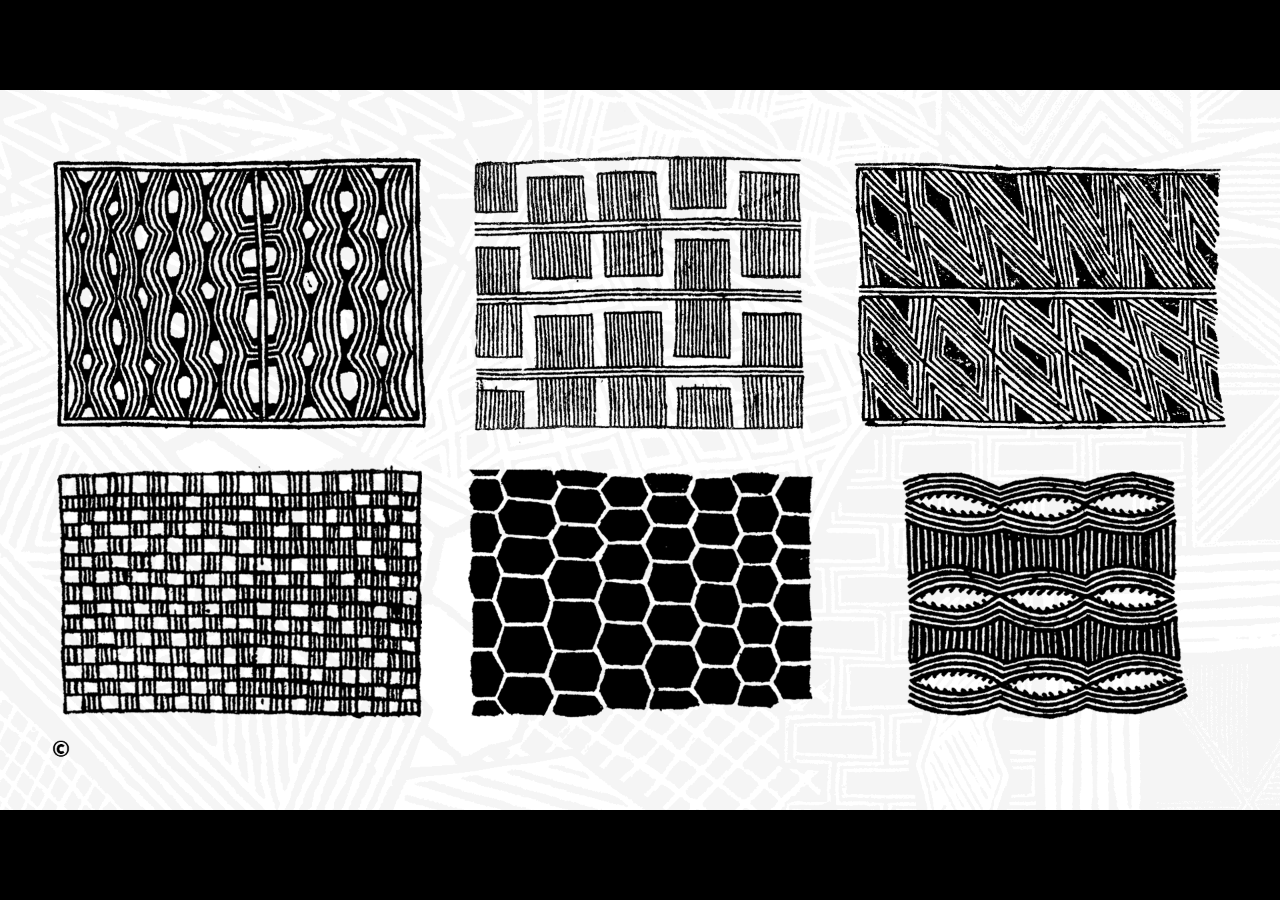
<file: index.html>
<head>
    <meta name='viewport' content='width=device-width,user-scalable=no'>
    <meta charset="utf-8" />

    <script src="config.js"></script>
    <script src="lib/hideMouse.js"></script>
    <script src="lib/wideScreen.js"></script>
    <script src="lib/autobackhome.js"></script>

    <style>
        @import 'lib/wideScreen.css';
        @import 'lib/clickArea.css';

        #main img {
            width: 100%;
            height: 100%;
        }

        #credits {
            display: none;
            position: absolute;
            top: 0;
            left: 0;
            width: 100%;
            height: 100%;
            z-index: 1000;
        }

        #credits.shown {
            display: block;
        }

        #credits img {
            height: 100%;
            width: 100%;
        }

        #fullscreenFrame {
            position: absolute;
            height: 0px;
            width: 0px;
            border: none;
            padding: none;
        }
    </style>
</head>

<body oncontextmenu='event.preventDefault()'>

    <div id="main" class="wideScreen">
        <iframe id="fullscreenFrame" src="./draw?motif=enfant"></iframe>

        <img src="index.png" />

        <div class="clickArea" style="left: 4.17%; top: 5.56%; width: 29.17%; height: 41.67%;"
            onclick="draw('serpent')"></div>
        <div class="clickArea" style="left: 35.42%; top: 5.56%; width: 29.17%; height: 41.67%;" onclick="draw('femme')">
        </div>
        <div class="clickArea" style="left: 66.77%; top: 5.56%; width: 29.17%; height: 41.67%;"
            onclick="draw('poisson')"></div>

        <div class="clickArea" style="left: 4.17%; top: 52.78%; width: 29.17%; height: 41.67%;" onclick="draw('tatou')">
        </div>
        <div class="clickArea" style="left: 35.42%; top: 52.78%; width: 29.17%; height: 41.67%;"
            onclick="draw('tortue')"></div>
        <div class="clickArea" style="left: 66.77%; top: 52.78%; width: 29.17%; height: 41.67%;"
            onclick="draw('enfant')"></div>

        <div class="clickArea" style="left: 4%; bottom: 7%; width: 1.5%; height: 2.5%;" onclick="showCredits()"></div>
        <div id="credits">
            <img src="credits.png">
            <div class="clickArea" style="left: 67%; bottom: 13%; width: 7.5%; height: 7.5%;" onclick="hideCredits()">
            </div>
        </div>
    </div>

    <script>

        function tryFullscreen(url) {
            var iframe = document.getElementById('fullscreenFrame')

            if (iframe.requestFullscreen) {
                iframe.src = url
                iframe.requestFullscreen()
            } else {
                document.location = url
            }
        }

        function draw(motif) {
            tryFullscreen( './draw?motif=' + motif)
        }

        function showCredits() {
            var credits = document.getElementById("credits")
            credits.classList.add("shown")
        }

        function hideCredits() {
            var credits = document.getElementById("credits")
            credits.classList.remove("shown")
        }

        autobackhome(".")
    </script>

</body>
</file>
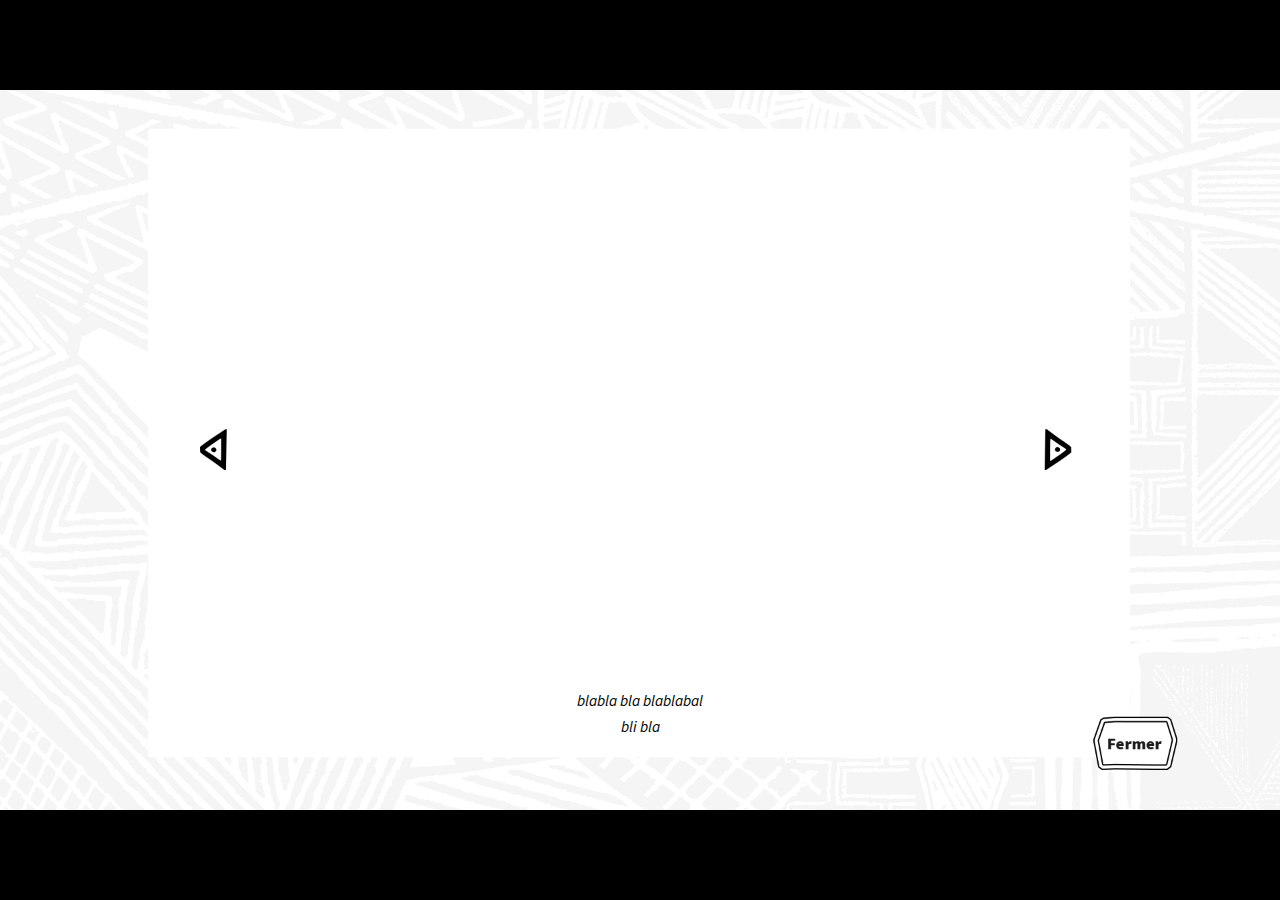
<file: collection/index.html>
<head>
    <meta name='viewport' content='width=device-width,user-scalable=no'>
    <meta charset="utf-8" />

    <script src="../config.js"></script>
    <script src="../lib/hideMouse.js"></script>
    <script src="../lib/wideScreen.js"></script>
    <script src="../lib/autobackhome.js"></script>

    <style>
        @import '../lib/wideScreen.css';
        @import '../lib/clickArea.css';

        @font-face {
            font-family: 'Source Sans Black';
            src: url('../font/SourceSansPro-Black.otf') format('woff');
        }

        @font-face {
            font-family: 'Source Sans Italic';
            src: url('../font/SourceSansPro-It.otf') format('woff');
        }


        body {
            font-family: 'Source Sans';
            color: black;
        }

        .background {
            height: 100%;
            width: 100%;
        }

        #images {
            position: absolute;
            left: 25.00%;
            top: 17.50%;
            width: 50.36%;
            height: 63.24%;

            overflow: hidden;
        }

        #scroller {
            height: 100%;
            position: absolute;
            display: flex;
            flex-direction: line;
            flex-wrap: nowrap;
            left: 0;

            transition: left 0.5s ease-in-out;
        }

        #images img {
            height: 100%;
            width: auto;
            outline: solid transparent;
            border-width: 0 0.5em 0 0.5em;
        }

        #legend {
            position: absolute;
            left: 0;
            top: 83%;
            width: 100%;
            height: 20%;
            text-align: center;
            font-size: 0.6em;
            font-family: 'Source Sans Italic';
            line-height: 1.75em;
        }

        #title {
            position: absolute;
            left: 0%;
            top: 9.5%;
            width: 100%;
            text-align: center;
            font-family: 'Source Sans Black';
        }
    </style>
</head>

<body oncontextmenu='event.preventDefault()'>

    <div id="main" class="wideScreen">

        <img class="background" src="index.png" />

        <div id="title"></div>

        <div id="images">
            <div id="scroller">
            </div>
        </div>

        <div id="legend">blabla bla blablabal<br>bli bla</div>

        <div class="clickArea" style="top: 17%; left: 0.5%; width: 20%; height: 67%;" onclick="change(-1)"></div>
        <div class="clickArea" style="top: 17%; left: 80%; width: 20%; height: 67%;" onclick="change(+1)"></div>
        <div class="clickArea" style="top: 87%; left: 89.5%; width: 6.5%; height: 7%;"
            onclick="window.location.href='../village'"></div>

        <div class="clickArea" style="top: 87%; left: 85%; width: 7%; height: 8%;" onclick="toEnd()"></div>

    </div>

    <script>
        "use strict";

        const DEFAULT_LEGEND = "Peinture sur toile de coton, collectée au village Motukôre (T.I. Gorotire)<br>pendant la Mission Brésil Muséum / CNRS 2016 et conservée au Muséum de Toulouse."

        var motifs = {
            enfant: [
                { title: "Motif du quotidien peint sur des enfants de sexe féminin", src: "Enfant/enfant-36.jpg" }
                , { title: "Motif du quotidien peint sur des enfants de sexe féminin", src: "Enfant/enfant-37.jpg" }
                , { title: "Motif “menokre” - motif de tête", src: "Enfant/enfant-46.jpg" }
                , { title: "Motif “menokre” - motif de tête", src: "Enfant/enfant-47.jpg" }
                , { title: "Motif “meprire ok” - Motif fin et complexe du quotidien réalisé sur les enfants", src: "Enfant/enfant-68.jpg" }
                , { title: "Motif “meprire ok” - Motif fin et complexe du quotidien réalisé sur les enfants", src: "Enfant/enfant-85.jpg" }
                , { title: "Motif “memy-ok” - Motif peint sur les enfants de sexe masculin", src: "Enfant/enfant-94.jpg" }
                , { title: "Motif “menire-ok” - Motif peint sur les enfants de sexe féminin", src: "Enfant/enfant-41.jpg" }
                , { title: "Peinture corporelle à l'occasion de la fête du manioc", legend: "Photothèque Muséum de Toulouse CC BY-SA-NC Serge Guiraud 2015.", src: "Enfant/R_2016_09_18_03_05_0099_72dpi.jpg" }
            ]
            , serpent: [
                { title: "Motif “kangati-ok” - serpent boa", src: "Serpent/serpent-90.jpg" }
                , { title: "Motif “kanga-ok” - serpent <i>Bothrops jararaca</i>", src: "Serpent/serpent-97.jpg" }
                , { title: "Motif “kanga-ok” - serpent <i>Bothrops jararaca</i>", src: "Serpent/serpent-98.jpg" }
                , { title: "Motif “kanga-ok” - serpent <i>Bothrops jararaca</i>", src: "Serpent/serpent-103.jpg" }
                , { title: "Motif “abaika-ok” - serpent crotale <i>Crotalus cascavella</i>", src: "Serpent/serpent-56.jpg" }
            ]
            , femme: [
                { title: "Motif “metuiaro-ok” - femme enceinte", src: "Genre/genre-64.jpg" }
                , { title: "Motif “me-akereka” - premiers jours après la naissance de l'enfant", src: "Genre/genre-54.jpg" }
                , { title: "Motif “meturaro-ok” - femme allaitante ", src: "Genre/genre-75.jpg" }
                , { title: "Motif “memy-ok” - guerrier", src: "Genre/genre-52.jpg" }
                , { title: "Motif “memy-ok” - garçon / homme", src: "Genre/genre-67.jpg" }
                , { title: "Motif “meibe” ou la pluie qui tombe - peinture rituelle d'homme", legend: "L'homme en short bleu sans coiffe porte le motif de la pluie qui tombe. Scène de rituel Village Motukôre.<br>Photothèque du Muséum de Toulouse CC BY-SA-NC Serge Guiraud 2015.", src: "Genre/R_2016_09_09_03_04_0024_b_72dpi.jpg" }
            ]
            , poisson: [
                { title: "Motif “tepikot-ok” - poisson tucunare", src: "Poisson/poisson-100.jpg" }
                , { title: "Motif “kora” - poisson surubim", src: "Poisson/poisson-42.jpg" }
                , { title: "Motif “krotire” - poisson trairon", src: "Poisson/poisson-70.jpg" }
                , { title: "Motif “baikati” - poisson kari", src: "Poisson/poisson-102.jpg" }
                , { title: "Motif de joue “tem” - poisson", src: "Poisson/poisson-48.jpg" }
                , { title: "Motif de joue “tem” - poisson", legend: "Cet enfant est peint par sa mère. Il se prépare à une fête de village.<br>Photothèque du Muséum de Toulouse CC BY-SA-NC Serge Guiraud 2015.", src: "Poisson/R_2016_09_18_03_05_0097_72dpi.jpg" }
            ]
            , tatou: [
                { title: "Motif “ngyre-ok” - tatou", src: "Tatou/tatou-58.jpg" }
                , { title: "Motif “Tot-ok” - tatou", src: "Tatou/tatou-95.jpg" }
                , { title: "Danse de rituel", legend: "Cette photographie a été prise lors d'un rituel. Le deuxième homme en partant de la gauche porte le motif du jaguar<br>tandis que le cinquième porte celui du tatou. Photothèque du Muséum de Toulouse CC BY-SA-NC Serge Guiraud 2015.", src: "Tatou/R_2016_09_09_03_04_0005_72dpi.jpg" }
            ]
            , tortue: [
                { title: "Motif de tortue - femme qui peint ce motif", src: "Tortue/tortue-38.jpg" }
                , { title: "Motif “kapran” - tortue jabuti", src: "Tortue/tortue-49.jpg" }
                , { title: "Motif “kapran” - tortue jabuti", src: "Tortue/tortue-57.jpg" }
                , { title: "Motif “kapran kai ok” - tortue jabuti femelle", src: "Tortue/tortue-62.jpg" }
                , { title: "Motif “krantyxkrare ok” - petite tortue tracaja", src: "Tortue/tortue-69.jpg" }
                , { title: "Motif “kapra ok” - tortue jabuti", src: "Tortue/tortue-87.jpg" }
                , { title: "Motif “kapranti-ok” - tortue tartaruga", src: "Tortue/tortue-101.jpg" }
                , { title: "Séance de peinture corporelle", legend: "Scène de vie quotidienne au village Motukôre (T.I. Gorotire) pendant la Mission Brésil Muséum / CNRS 2016.<br>Photothèque Muséum de Toulouse CC BY-SA-NC Serge Guiraud 2015.", src: "Tortue/R_2016_09_17_03_05_0051_72dpi.jpg" }
                , { title: "Baignade avec une tortue jabuti", legend: "Scène de vie quotidienne au village Motukôre (T.I. Gorotire) pendant la Mission Brésil Muséum / CNRS 2016.<br>Photothèque Muséum de Toulouse CC BY-SA-NC Serge Guiraud 2015.", src: "Tortue/R_2015_07_17_02_05_0017_1024px.jpg" }
            ]
        }

        var currentImageNumber = 1
        var motifId = getParameter("motif")
        var currentMotif = motifs[motifId]

        function change(n) {

            currentImageNumber += n
            if (currentImageNumber > currentMotif.length) { currentImageNumber = 1 }
            if (currentImageNumber < 1) { currentImageNumber = currentMotif.length }

            show(currentImageNumber)
        }

        function toEnd() {
            window.location.href = '../end/?motif=' + motifId
        }

        function show(n) {

            var scroller = document.getElementById("scroller")
            var image = document.querySelectorAll("#images img")[n - 1]
            var imageOffestLeft = image.offsetLeft

            scroller.style.left = (-imageOffestLeft) + "px"

            legendAndTitle(n)
        }

        function legendAndTitle(n) {
            var legend = document.getElementById("legend")
            legend.innerHTML = (currentMotif[n - 1].legend || DEFAULT_LEGEND)

            var title = document.getElementById("title")
            title.innerHTML = currentMotif[n - 1].title
        }

        function getParameter(paramName) {
            var url = window.location.href;
            var paramWithEgal = paramName + '='
            var paramStart = url.search(paramWithEgal) + paramWithEgal.length
            url = url.substring(paramStart)
            var paramEnd = url.search('&')

            var param = paramEnd > 0 ?
                url.substring(0, paramEnd)
                : url

            return decodeURIComponent(param)
        }

        function initContent() {

            var scroller = document.getElementById("scroller")
            for (var i = 0; i < currentMotif.length; i++) {
                var image = document.createElement("img")
                image.src = currentMotif[i].src
                scroller.appendChild(image)
            }

            var title = document.getElementById("title")
            title.innerHTML = currentMotif.title
        }

        initContent()
        show(1)
        autobackhome("..")
    </script>

</body>
</file>
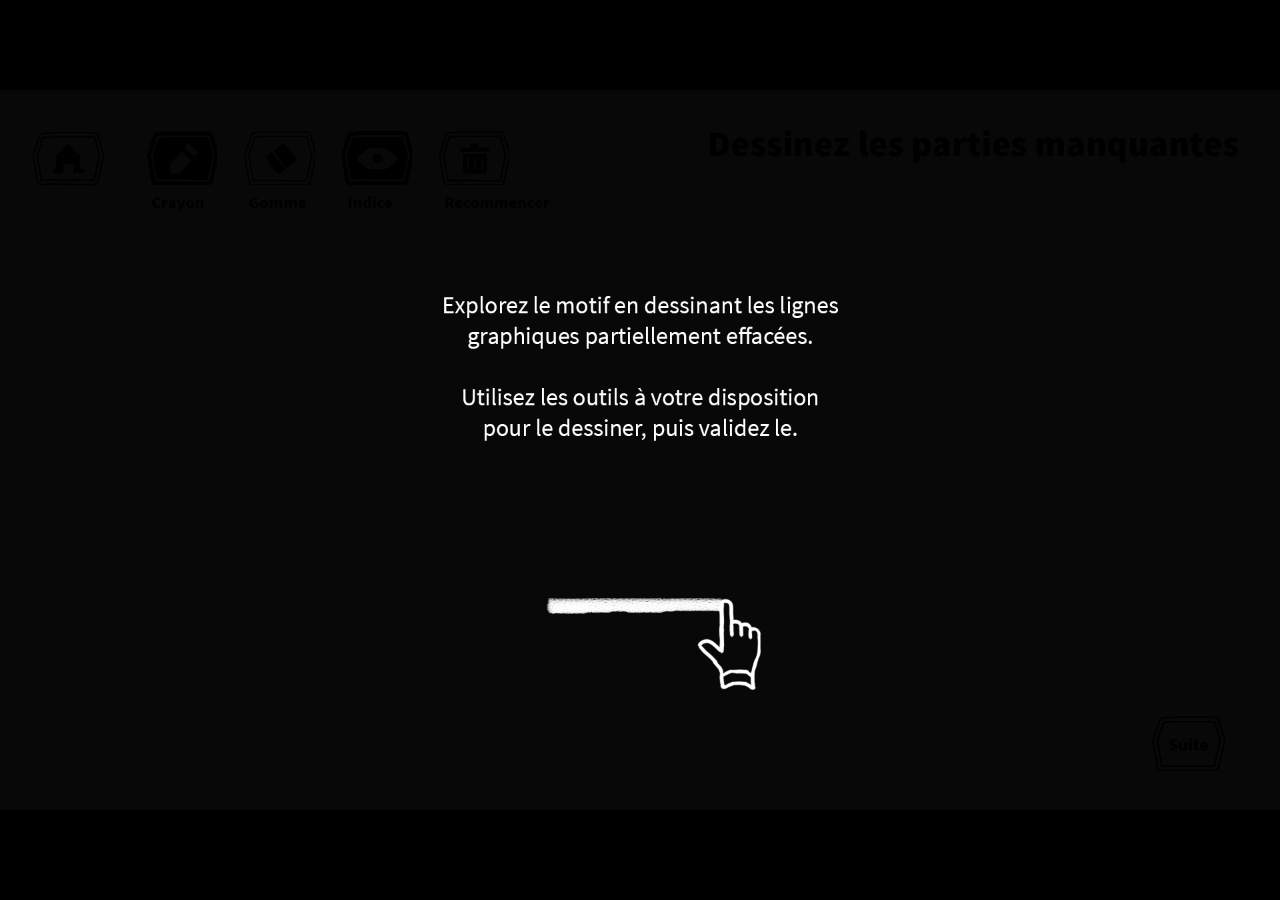
<file: draw/index.html>
<head>

    <meta name='viewport' content='width=device-width,user-scalable=no'>
    <meta charset="utf-8" />

    <script src="../config.js"></script>
    <script src="../lib/hideMouse.js"></script>
    <script src="../lib/wideScreen.js"></script>
    <script src="../lib/gestures.js"></script>
    <script src="../lib/autobackhome.js"></script>

    <style>
        @import '../lib/wideScreen.css';
        @import '../lib/clickArea.css';

        #main_canvas {
            position: absolute;
            height: 100%;
            width: 100%;
            border: none;
            padding: 0;
        }

        #help,
        #help img {
            position: absolute;
            left: 0;
            top: 0;
            width: 100%;
            height: 100%;
            z-index: 1000;
        }

        #pen {
            background-image: url('pen.png');
        }

        .pen #pen {
            background-image: url('pen_activ.png');
        }

        #eraser {
            background-image: url('eraser.png');
        }

        .eraser #eraser {
            background-image: url('eraser_activ.png');
        }

        #guide {
            background-image: url('guide_activ.png');
        }

        .noguide #guide {
            background-image: url('guide.png');
        }

        #clean {
            background-image: url('clean.png');
        }

        #tools div {
            width: 5.521%;
            height: 7.407%;
        }

        #main {
            background: white;
        }

        #mask,
        #full,
        #partial,
        #drawing {
            position: absolute;
            left: 6.09%;
            top: 19.35%;
            width: 87.76%;
            height: 73.15%;
        }

        #mask {
            opacity: 0.8;
        }

        #full {
            opacity: 0.18;
            transition-property: opacity;
            transition-duration: 0.5s;
        }

        .noguide #full {
            opacity: 0;
        }

        .background {
            position: absolute;
            top: 0;
            left: 0;
            width: 100%;
            height: 100%;
        }

        #next {
            position: absolute;
            cursor: pointer;
            top: 87%;
            left: 90%;
            width: 5.68%;
            height: auto;
        }
    </style>
</head>

<body oncontextmenu="event.preventDefault()" ondragstart="event.preventDefault()">

    <div id='main' class="wideScreen">

        <img src="index.jpg" class="background">
        <div id="back_home" class="clickArea" style="left: 2.5%; top: 5.7%; width: 6%; height: 7.5%; "
            onclick="window.top.location.href='..'"></div>

        <div id="tools">
            <div id="pen" class="clickArea" style="top: 5.74%; left: 11.46%;" onclick="tool('pen')"></div>
            <div id="eraser" class="clickArea" style="top: 5.74%; left: 19.06%;" onclick="tool('eraser')"></div>
            <div id="guide" class="clickArea" style="top: 5.74%; left: 26.67%;" onclick="toggleGuide()"></div>
            <div id="clean" class="clickArea" style="top: 5.74%; left: 34.27%;" onclick="clean()"></div>
        </div>

        <img id="mask" src="mask.png">
        <img id="full" src="[data-uri]">
        <canvas id="drawing" width="1685" height="790"></canvas>
        <img id="partial" src="[data-uri]">

        <div id="help">
            <img src="help.png">
            <div class="clickArea" style="top: 0%; left: 0%; width: 100%; height: 100%;"
                onclick="removeHelp()"></div>
        </div>

        <img id="next" src="next.png" onclick="end()">

    </div>
    <script type="text/javascript">

        var motifId = getParameter("motif")

        var currentTool
        var guide = true;
        var penIsDown = false;
        var lastPosition;
        var penDiameter

        var motifs = {
            enfant: {
                full: "enfant_full.png"
                , partial: "enfant.png"
                , penDiameter: 24
            }
            , femme: {
                full: "femme_full.png"
                , partial: "femme.png"
                , penDiameter: 14
            }
            , serpent: {
                full: "serpent_full.png"
                , partial: "serpent.png"
                , penDiameter: 16
            }
            , tatou: {
                full: "tatou_full.png"
                , partial: "tatou.png"
                , penDiameter: 26
            }
            , tortue: {
                full: "tortue_full.png"
                , partial: "tortue.png"
                , penDiameter: 32
            }
            , poisson: {
                full: "poisson_full.png"
                , partial: "poisson.png"
                , penDiameter: 16
            }
        }

        function end() {
            window.location.href = "../end?motif=" + motifId
        }

        function tool(which) {
            var toolsClasses = document.getElementById('tools').classList;
            if (currentTool) {
                toolsClasses.remove(currentTool)
            }
            toolsClasses.add(which)
            currentTool = which
        }

        function toggleGuide() {
            guide = !guide

            if (guide) {
                document.getElementById('main').classList.remove('noguide')
            } else {
                document.getElementById('main').classList.add('noguide')
            }
        }

        function penUp(e) {
            penIsDown = false;
        }

        function penDown(e) {

            lastPosition = canvasCoord(e)
            draw(e)
            penIsDown = true;
        }

        function penMoved(e) {

            if (penIsDown) {
                draw(e)
            }
        }

        function draw(e) {

            var drawing = document.getElementById('drawing')
            var context = drawing.getContext("2d")
            var to = canvasCoord(e)

            if (currentTool == "eraser") {
                context.globalCompositeOperation = "destination-out"
            } else {
                context.globalCompositeOperation = "source-over"
            }

            context.beginPath()
            context.lineWidth = penDiameter
            context.strokeStyle = "#000000"
            context.lineCap = 'round'
            context.moveTo(lastPosition.x, lastPosition.y)
            context.lineTo(to.x, to.y)
            context.stroke()

            lastPosition = to
        }

        function clean() {
            var drawing = document.getElementById('drawing')
            var context = drawing.getContext("2d")
            context.clearRect(0, 0, drawing.width, drawing.height)
        }

        function canvasCoord(e) {
            var canvasBoundingClient = document.getElementById("drawing").getBoundingClientRect()

            return {
                x: (e.pageX - canvasBoundingClient.left) * drawing.height / drawing.clientHeight
                , y: (e.pageY - canvasBoundingClient.top) * drawing.width / drawing.clientWidth
            }
        }

        function getParameter(paramName) {
            var url = window.location.href;
            var paramWithEgal = paramName + '='
            var paramStart = url.search(paramWithEgal) + paramWithEgal.length
            url = url.substring(paramStart)
            var paramEnd = url.search('&')

            var param = paramEnd > 0 ?
                url.substring(0, paramEnd)
                : url

            return decodeURIComponent(param)
        }

        function updateMotif() {
            var motif = motifs[motifId]

            document.getElementById("full").src = motif.full
            document.getElementById("partial").src = motif.partial
            penDiameter = motif.penDiameter
        }

        addGesturesEventListeners("partial", {
            penDown: penDown
            , penUp: penUp
            , penMoved: penMoved
        })

        tool('pen')
        updateMotif()
        autobackhome("..")

        function removeHelp() {
            var help = document.getElementById('help')
            help.parentElement.removeChild(help)
        }
    </script>
</body>
</file>
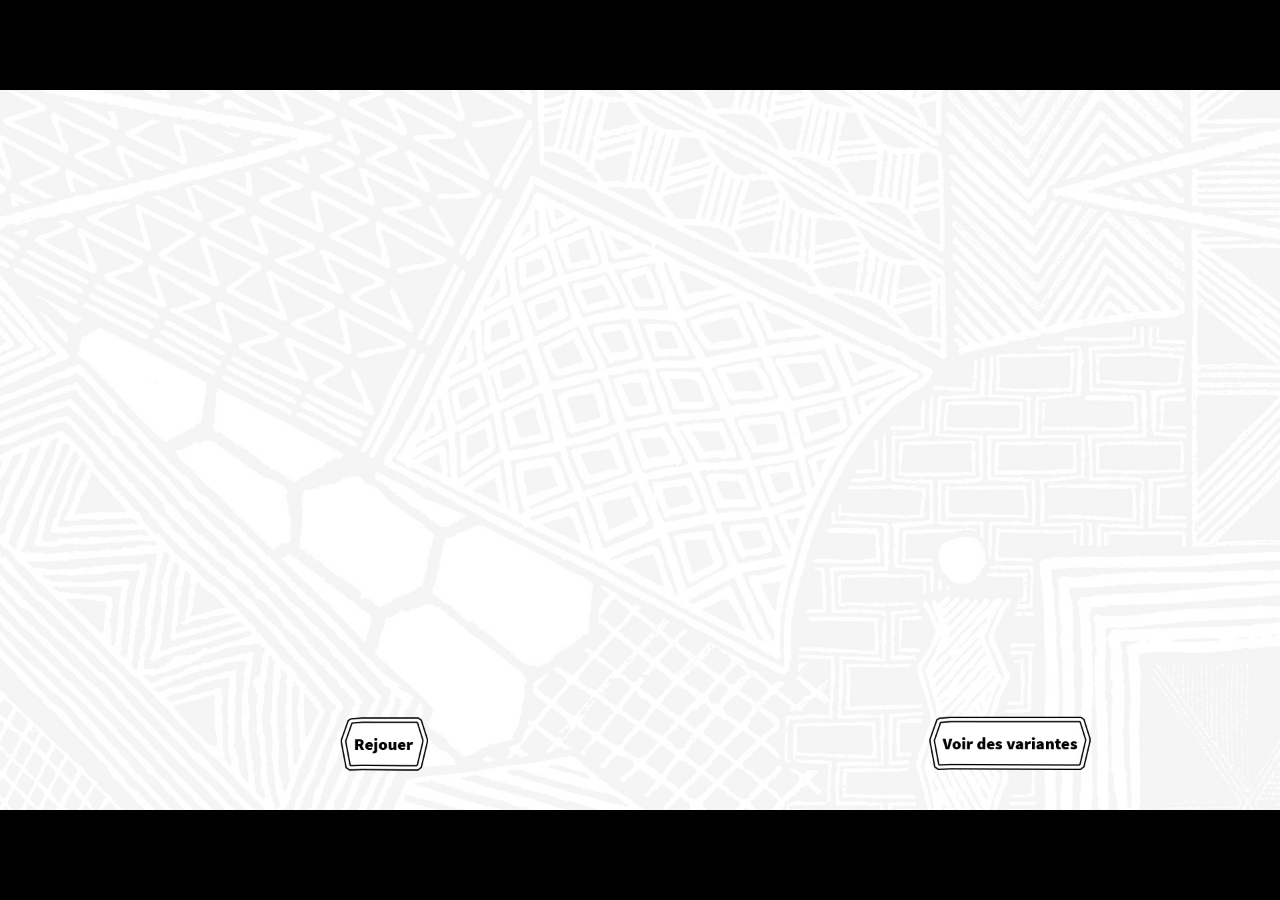
<file: end/index.html>
<head>

    <meta name='viewport' content='width=device-width,user-scalable=no'>
    <meta charset="utf-8" />

    <script src="../config.js"></script>
    <script src="../lib/hideMouse.js"></script>
    <script src="../lib/wideScreen.js"></script>
    <script src="../lib/gestures.js"></script>
    <script src="../lib/autobackhome.js"></script>

    <style>
        @import '../lib/wideScreen.css';
        @import '../lib/clickArea.css';

        @font-face {
            font-family: 'Source Sans';
            src: url('../font/SourceSansPro-Regular.otf') format('woff');
        }

        @font-face {
            font-family: 'Source Sans Bold';
            src: url('../font/SourceSansPro-Bold.otf') format('woff');
        }

        @font-face {
            font-family: 'Source Sans Italic';
            src: url('../font/SourceSansPro-It.otf') format('woff');
        }

        body {
            font-family: 'Source Sans';
        }

        .background {
            width: 100%;
            height: 100%;
        }

        #image {
            position: absolute;
            left: 4.17%;
            top: 5.56%;
            width: 52.08%;
            height: auto;
        }

        .info {
            position: absolute;
            left: 62.19%;
            top: 6.48%;
            width: 34%;
            height: 75%;
        }

        #title {
            font-family: 'Source Sans Bold';
            line-height: 1.3em;
        }

        #text {
            margin-top: 7%;
            font-family: 'Source Sans Italic';
            font-size: 0.8em;
            line-height: 1.4em;
        }

        #text * {
            margin-top: 0px;
            margin-bottom: 0.5em;
        }

        #title p {
            margin: 0;
        }
    </style>
</head>

<body oncontextmenu="event.preventDefault()" ondragstart="event.preventDefault()">

    <div id='main' class="wideScreen">
        <img class="background" src="index.jpg" />

        <img id="image">

        <div class="info">
            <div id="title"></div>
            <div id="text"></div>
        </div>

        <div class="clickArea" style="top: 87%; left: 26.5%; width: 7%; height: 8%;"
            onclick="window.top.location.href='..'"></div>
        <div class="clickArea" style="top: 87%; left: 72.5%; width: 13%; height: 8%;" onclick="toCollection()"></div>

    </div>

    <script>

        var motifId = getParameter("motif")

        var motifs = {
            enfant: {
                imageSrc: "enfant.png"
                , title: "<p>Bravo !</p><p>Vous venez de compléter le motif corporel de culture mebêngôkre kayapo nommé \"menire-ok\" qui signifie motif pour les enfants<br>de sexe féminin !</p>"
                , text: "<p>Une importance particulière est accordée à la décoration du corps des jeunes enfants. Une séance dure entre 4 et 5 heures, et peut avoir lieu plusieurs fois par semaine. Les enfants sont peints par leur mère ou par des femmes de la famille.<br>La peinture corporelle est une partie importante du processus de socialisation de l'enfant dans le collectif.</p>"
            }
            , femme: {
                imageSrc: "femme.png"
                , title: "<p>Bravo !</p><p>Vous venez de compléter le motif corporel de culture mebêngôkre kayapo nommé \"meturaro-ok\" qui signifie \"la femme allaitante\" !</p>"
                , text: "<p>Les corps des kayapos sont toujours couverts de motifs, le plus souvent réalisés par les femmes.</p><p>Certains ne sont représentés qu'à certaines occasions précises : tels les motifs de la femme enceinte, de la femme qui vient d'accoucher, ou encore de l'homme guerrier pour différents rituels dont celui d'initiation du nom...</p>"
            }
            , serpent: {
                imageSrc: "serpent.png"
                , title: "<p>Bravo !</p><p>Vous venez de compléter le motif corporel de culture mebêngôkre kayapo nommé \"abaika-ok\" qui signifie motif crotale <i>Crotalus cascavella</i> !</p>"
                , text: "<p>Ce motif peut être peint sur les corps des hommes kayapo lors de la fête de nomination.</p><p>Les motifs des animaux sur un corps marquent le lien indissociable entre les humains et tous les autres êtres vivants. Ils ne symbolisent pas le \"caractère\" de cet animal.</p><p>Celui du serpent est récurrent chez plusieurs peuples amérindiens. Une série de zigzags représenteraient la forme du serpent tandis qu'une série de losanges correspondraient aux dessins sur sa peau.</p>"
            }
            , tatou: {
                imageSrc: "tatou.png"
                , title: "<p>Bravo !</p><p>Vous venez de compléter le motif corporel de culture mebêngôkre kayapo nommé \"tot-ok\" qui signifie tatou !</p>"
                , text: "<p>Ce motif est peint sur tout le corps quel que soit l'âge.<br>Il est utilisé au quotidien et pour les fêtes comme celle d’imposition du nom par les hommes et les femmes.</p><p>Le tatou est l'animal symbolique du mythe d'origine de ce peuple.</p>"
            }
            , tortue: {
                imageSrc: "tortue.png"
                , title: "<p>Bravo !</p><p>Vous venez de compléter le motif corporel de culture mebêngôkre kayapo nommé \"kapranti-ok\" qui signifie tortue !</p>"
                , text: "<p>La tortue est un animal très présent chez les kayapo. Elle est chassée comme met de choix pour les cérémonies et influence fortement le répertoire graphique.<p></p>Les motifs \"tortue\" ou \"carapace de tortue\" sont dominés par des carrés souvent emboités les uns dans les autres. Celui de la tortue jabuti, la tortue de forêt (kapran-ok), est porté à tous les âges et pour toutes les occasions. Il en existe de nombreuses variations.</p>"
            }
            , poisson: {
                imageSrc: "poisson.png"
                , title: "<p>Bravo !</p><p>Vous venez de compléter le motif corporel de culture mebêngôkre kayapo nommé \"tepikot-ok\" qui signifie le poisson tucunare !</p>"
                , text: "<p>Les poissons ont une place toute particulière chez les kayapo. C'est un animal fréquemment mangé qui est fortement présent dans leur mythologie.</p><p>Les motifs \"poisson\" ou \"arrêtes de poisson\" sont composés de multiples hachures parallèles disposées soit de part et d'autre d'un axe de symétrie, soit en treillis.</p>"
            }
        }

        function getParameter(paramName) {
            var url = window.location.href;
            var paramWithEgal = paramName + '='
            var paramStart = url.search(paramWithEgal) + paramWithEgal.length
            url = url.substring(paramStart)
            var paramEnd = url.search('&')

            var param = paramEnd > 0 ?
                url.substring(0, paramEnd)
                : url

            return decodeURIComponent(param)
        }

        function toCollection() {
            window.location.href = '../collection/?motif=' + motifId
        }

        function updateMotif() {
            var motif = motifs[motifId]

            var image = document.getElementById("image")
            image.src = motif.imageSrc

            var title = document.getElementById("title")
            title.innerHTML = motif.title

            var text = document.getElementById("text")
            text.innerHTML = motif.text
        }

        updateMotif()
        autobackhome("..")

    </script>
</body>
</file>
